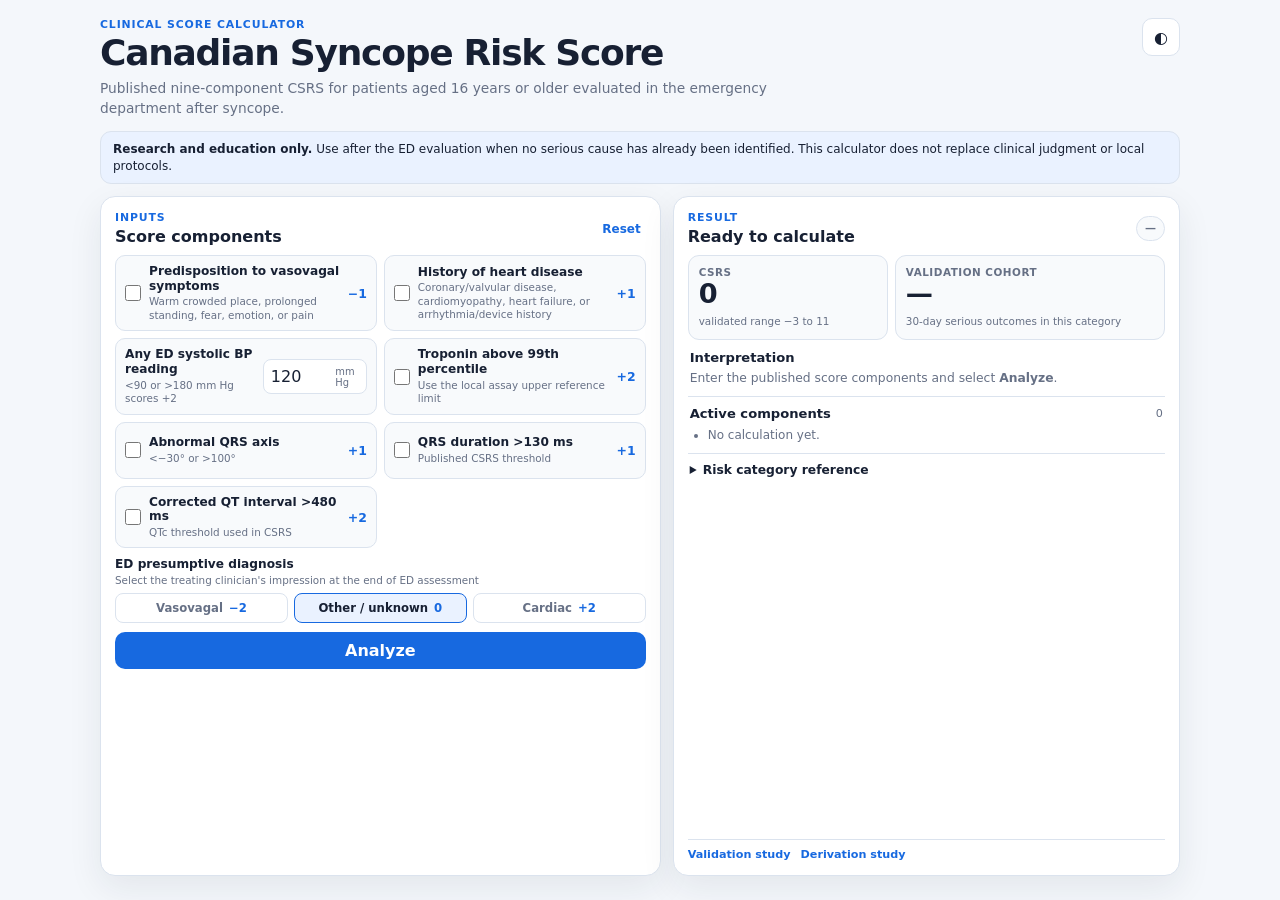
<file: index.html>
<!doctype html>
<html lang="en">
<head>
  <meta charset="utf-8">
  <meta name="viewport" content="width=device-width, initial-scale=1">
  <meta name="description" content="Browser-based Canadian Syncope Risk Score calculator using the published nine-component CSRS.">
  <meta name="color-scheme" content="light dark">
  <title>Canadian Syncope Risk Score</title>
  <link rel="stylesheet" href="styles.css">
  <script type="module" src="app.mjs"></script>
</head>
<body>
  <main class="shell">
    <header class="topbar">
      <div>
        <p class="eyebrow">Clinical score calculator</p>
        <h1>Canadian Syncope Risk Score</h1>
        <p class="subtitle">Published nine-component CSRS for patients aged 16 years or older evaluated in the emergency department after syncope.</p>
      </div>
      <button id="themeToggle" class="icon-button" type="button" aria-label="Switch color theme" title="Switch color theme">◐</button>
    </header>

    <section class="notice" aria-label="Important use information">
      <strong>Research and education only.</strong> Use after the ED evaluation when no serious cause has already been identified. This calculator does not replace clinical judgment or local protocols.
    </section>

    <div class="workspace">
      <form id="csrsForm" class="panel form-panel" novalidate>
        <div class="panel-heading">
          <div>
            <p class="section-kicker">Inputs</p>
            <h2>Score components</h2>
          </div>
          <button id="resetButton" class="text-button" type="button">Reset</button>
        </div>

        <div class="input-grid">
          <label class="choice-row">
            <input id="predisposition" type="checkbox">
            <span><b>Predisposition to vasovagal symptoms</b><small>Warm crowded place, prolonged standing, fear, emotion, or pain</small></span>
            <em>−1</em>
          </label>

          <label class="choice-row">
            <input id="heartDisease" type="checkbox">
            <span><b>History of heart disease</b><small>Coronary/valvular disease, cardiomyopathy, heart failure, or arrhythmia/device history</small></span>
            <em>+1</em>
          </label>

          <label class="field-row" for="sbp">
            <span><b>Any ED systolic BP reading</b><small>&lt;90 or &gt;180 mm Hg scores +2</small></span>
            <span class="number-wrap"><input id="sbp" type="number" inputmode="decimal" min="1" step="1" value="120" aria-describedby="sbpError"><i>mm Hg</i></span>
          </label>
          <p id="sbpError" class="field-error" role="alert" hidden></p>

          <label class="choice-row">
            <input id="troponin" type="checkbox">
            <span><b>Troponin above 99th percentile</b><small>Use the local assay upper reference limit</small></span>
            <em>+2</em>
          </label>

          <label class="choice-row">
            <input id="axis" type="checkbox">
            <span><b>Abnormal QRS axis</b><small>&lt;−30° or &gt;100°</small></span>
            <em>+1</em>
          </label>

          <label class="choice-row">
            <input id="qrs" type="checkbox">
            <span><b>QRS duration &gt;130 ms</b><small>Published CSRS threshold</small></span>
            <em>+1</em>
          </label>

          <label class="choice-row">
            <input id="qtc" type="checkbox">
            <span><b>Corrected QT interval &gt;480 ms</b><small>QTc threshold used in CSRS</small></span>
            <em>+2</em>
          </label>

          <fieldset class="diagnosis-group">
            <legend><b>ED presumptive diagnosis</b><small>Select the treating clinician's impression at the end of ED assessment</small></legend>
            <div class="segmented" role="radiogroup" aria-label="ED presumptive diagnosis">
              <label><input type="radio" name="diagnosis" value="vasovagal"><span>Vasovagal <em>−2</em></span></label>
              <label><input type="radio" name="diagnosis" value="unknown" checked><span>Other / unknown <em>0</em></span></label>
              <label><input type="radioy" name="diagnosis" value="cardiac"><span>Cardiac <em>+2</em></span></label>
            </div>
          </fieldset>
        </div>

        <button class="primary-button" type="submit">Analyze</button>
      </form>

      <section class="panel result-panel" aria-live="polite" aria-labelledby="resultHeading">
        <div class="panel-heading">
          <div>
            <p class="section-kicker">Result</p>
            <h2 id="resultHeading">Ready to calculate</h2>
          </div>
          <span id="riskBadge" class="risk-badge neutral">—</span>
        </div>

        <div class="score-card">
          <div><span class="metric-label">CSRS</span><strong id="scoreValue">0</strong><small>validated range −3 to 11</small></div>
          <div><span class="metric-label">Validation cohort</span><strong id="rateValue">—</strong><small>30-day serious outcomes in this category</small></div>
        </div>

        <div class="result-copy">
          <h3>Interpretation</h3>
          <p id="interpretation">Enter the published score components and select <b>Analyze</b>.</p>
        </div>

        <div class="component-box">
          <div class="component-header"><h3>Active components</h3><span id="componentCount">0</span></div>
          <ul id="componentList"><li class="muted">No calculation yet.</li></ul>
        </div>

        <details>
          <summary>Risk category reference</summary>
          <div class="reference-grid" aria-label="CSRS risk categories">
            <span>−3 to −2</span><b>Very Low</b><span>0.2%</span>
            <span>−1 to 0</span><b>Low</b><span>0.7%</span>
            <span>1 to 3</span><b>Medium</b><span>8.0%</span>
            <span>4 to 5</span><b>High</b><span>19.2%</span>
            <span>6 to 11</span><b>Very High</b><span>51.3%</span>
          </div>
          <p class="fineprint">Rates are observed category-level outcomes in the 2020 prospective multicenter validation cohort; they are not individualized probabilities.</p>
        </details>

        <footer class="result-footer">
          <a href="https://doi.org/10.1001/jamainternmed.2020.0288" target="_blank" rel="noopener noreferrer">Validation study</a>
          <a href="https://doi.org/10.1503/cmaj.151469" target="_blank" rel="noopener noreferrer">Derivation study</a>
        </footer>
      </section>
    </div>
  </main>
</body>
</html>
</file>
<file: styles.css>
:root{
  color-scheme:light;--bg:#f4f7fb;--surface:#fff;--surface2:#f8fafc;--text:#172033;--muted:#667085;--line:#dbe3ee;--accent:#1769e0;--accent2:#0d52b8;--soft:#eaf2ff;--ok:#237a57;--warn:#916400;--danger:#b42318;--shadow:0 12px 34px rgba(20,32,51,.08);
  font-family:Inter,ui-sans-serif,system-ui,-apple-system,BlinkMacSystemFont,"Segoe UI",sans-serif
}
html[data-theme="dark"]{color-scheme:dark;--bg:#0f1622;--surface:#151e2d;--surface2:#111927;--text:#edf2f7;--muted:#a7b2c3;--line:#2b384b;--accent:#6ca6ff;--accent2:#8bb8ff;--soft:#182c49;--ok:#64c79b;--warn:#e3b341;--danger:#ff8a80;--shadow:0 14px 42px rgba(0,0,0,.30)}
*{box-sizing:border-box}html,body{margin:0;min-height:100%}body{background:var(--bg);color:var(--text)}button,input{font:inherit}button,label,summary{-webkit-tap-highlight-color:transparent}
.shell{width:min(1080px,calc(100% - 28px));margin:auto;padding:18px 0 24px}.topbar{display:flex;align-items:flex-start;justify-content:space-between;gap:18px;margin-bottom:12px}.eyebrow,.section-kicker{margin:0 0 3px;color:var(--accent);font-size:.68rem;font-weight:800;letter-spacing:.08em;text-transform:uppercase}h1{margin:0;font-size:clamp(1.6rem,3vw,2.25rem);line-height:1.05;letter-spacing:-.035em}h2{margin:0;font-size:1rem}h3{margin:0;font-size:.82rem}.subtitle{max-width:720px;margin:7px 0 0;color:var(--muted);font-size:.86rem;line-height:1.45}.icon-button,.text-button{border:1px solid var(--line);background:var(--surface);color:var(--text);cursor:pointer}.icon-button{width:38px;height:38px;border-radius:10px;font-size:1rem}.text-button{border:0;background:transparent;color:var(--accent);font-size:.75rem;font-weight:700;padding:5px}.notice{border:1px solid var(--line);background:var(--soft);border-radius:11px;padding:9px 12px;margin-bottom:12px;font-size:.75rem;line-height:1.4}.workspace{display:grid;grid-template-columns:minmax(0,1.05fr) minmax(0,.95fr);gap:12px}.panel{border:1px solid var(--line);background:var(--surface);border-radius:15px;box-shadow:var(--shadow);padding:14px}.panel-heading{display:flex;align-items:center;justify-content:space-between;gap:12px;margin-bottom:9px}.input-grid{display:grid;grid-template-columns:1fr 1fr;gap:7px}.choice-row,.field-row{min-height:57px;border:1px solid var(--line);border-radius:10px;background:var(--surface2);padding:8px 9px;display:grid;align-items:center;gap:8px}.choice-row{grid-template-columns:auto 1fr auto;cursor:pointer}.choice-row input{width:16px;height:16px;margin:0;accent-color:var(--accent)}.choice-row span,.field-row>span:first-child{min-width:0}.choice-row b,.field-row b,legend b{display:block;font-size:.76rem;line-height:1.2}.choice-row small,.field-row small,legend small{display:block;color:var(--muted);font-size:.65rem;line-height:1.3;margin-top:2px}.choice-row em{font-style:normal;font-weight:800;color:var(--accent);font-size:.78rem}.field-row{grid-template-columns:1fr 104px}.number-wrap{display:flex;align-items:center;border:1px solid var(--line);border-radius:8px;background:var(--surface);overflow:hidden}.number-wrap input{width:100%;min-width:0;border:0;outline:0;background:transparent;color:var(--text);padding:7px}.number-wrap i{font-style:normal;color:var(--muted);font-size:.62rem;padding-right:7px}.field-error{grid-column:1/-1;margin:-3px 2px 0;color:var(--danger);font-size:.68rem}.diagnosis-group{grid-column:1/-1;border:0;margin:0;padding:0}.diagnosis-group legend{padding:2px 0 6px}.segmented{display:grid;grid-template-columns:repeat(3,1fr);gap:6px}.segmented label{position:relative;cursor:pointer}.segmented input{position:absolute;opacity:0;pointer-events:none}.segmented span{display:flex;justify-content:center;gap:6px;border:1px solid var(--line);border-radius:8px;padding:7px;color:var(--muted);background:var(--surface);font-size:.73rem;font-weight:650;text-align:center}.segmented em{font-style:normal;color:var(--accent)}.segmented input:checked+span{border-color:var(--accent);color:var(--text);background:var(--soft)}.segmented input:focus-visible+span{outline:2px solid var(--accent);outline-offset:2px}.primary-button{width:100%;border:0;border-radius:10px;margin-top:9px;padding:9px 14px;background:var(--accent);color:#fff;font-weight:750;cursor:pointer}.primary-button:hover{background:var(--accent2)}
.result-panel{display:flex;flex-direction:column;min-height:100%}.risk-badge{border:1px solid var(--line);border-radius:999px;padding:5px 8px;font-size:.69rem;font-weight:800;background:var(--surface2);color:var(--muted)}.risk-badge.low{color:var(--ok)}.risk-badge.medium{color:var(--warn)}.risk-badge.high{color:var(--danger)}.score-card{display:grid;grid-template-columns:1fr 1.35fr;gap:7px;margin-bottom:10px}.score-card>div{border:1px solid var(--line);border-radius:11px;background:var(--surface2);padding:10px}.metric-label{display:block;color:var(--muted);font-size:.65rem;font-weight:700;text-transform:uppercase;letter-spacing:.05em}.score-card strong{display:block;margin:2px 0;font-size:1.7rem;line-height:1;letter-spacing:-.04em}.score-card small{color:var(--muted);font-size:.65rem;line-height:1.2}.result-copy{border-bottom:1px solid var(--line);padding:0 2px 9px}.result-copy p{margin:5px 0 0;color:var(--muted);font-size:.77rem;line-height:1.4}.component-box{padding:9px 2px;border-bottom:1px solid var(--line)}.component-header{display:flex;align-items:center;justify-content:space-between}.component-header span{font-size:.7rem;color:var(--muted)}.component-box ul{margin:6px 0 0;padding-left:18px;font-size:.75rem;line-height:1.45}.muted{color:var(--muted)}details{padding:9px 2px}summary{cursor:pointer;font-size:.77rem;font-weight:700}.reference-grid{display:grid;grid-template-columns:.85fr 1fr .8fr;gap:3px 8px;margin-top:7px;color:var(--muted);font-size:.7rem}.reference-grid b{color:var(--text)}.reference-grid span:nth-child(3n){text-align:right}.fineprint{margin:7px 0 0;color:var(--muted);font-size:.65rem;line-height:1.35}.result-footer{margin-top:auto;display:flex;gap:10px;padding-top:8px;border-top:1px solid var(--line)}.result-footer a{color:var(--accent);font-size:.7rem;font-weight:650;text-decoration:none}.result-footer a:hover{text-decoration:underline}:focus-visible{outline:2px solid var(--accent);outline-offset:2px}
@media(max-width:860px){.shell{width:min(680px,calc(100% - 20px));padding-top:12px}.workspace{grid-template-columns:1fr}.result-panel{min-height:auto}}
@media(max-width:560px){.shell{width:min(100% - 14px,520px)}.subtitle{font-size:.82rem}.notice{font-size:.72rem}.panel{padding:11px;border-radius:13px}.input-grid{grid-template-columns:1fr}.diagnosis-group,.field-error{grid-column:1}.segmented{grid-template-columns:1fr}.segmented span{justify-content:space-between}.score-card{grid-template-columns:1fr 1.3fr}}
@media(min-width:861px) and (min-height:720px){body{min-height:100vh}.shell{min-height:100vh;display:flex;flex-direction:column}.workspace{flex:1;min-height:0}}
</file>
